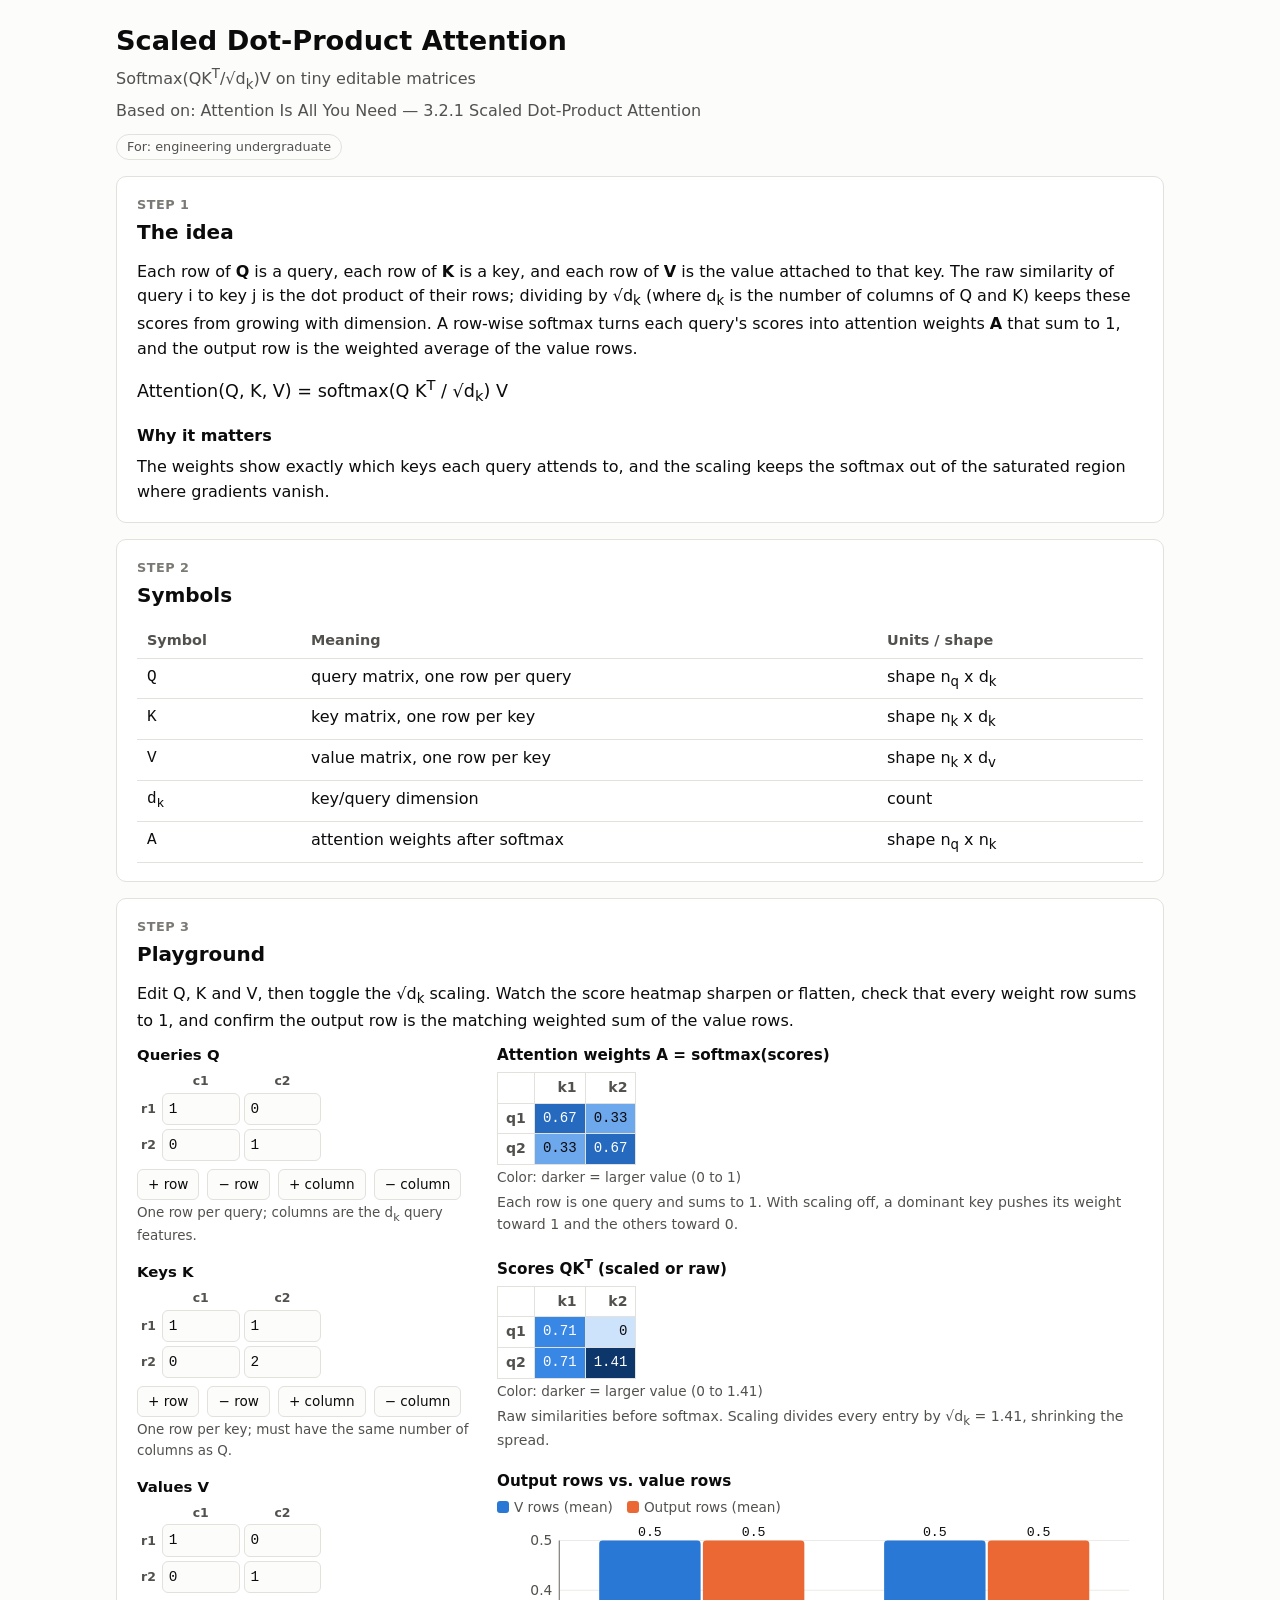
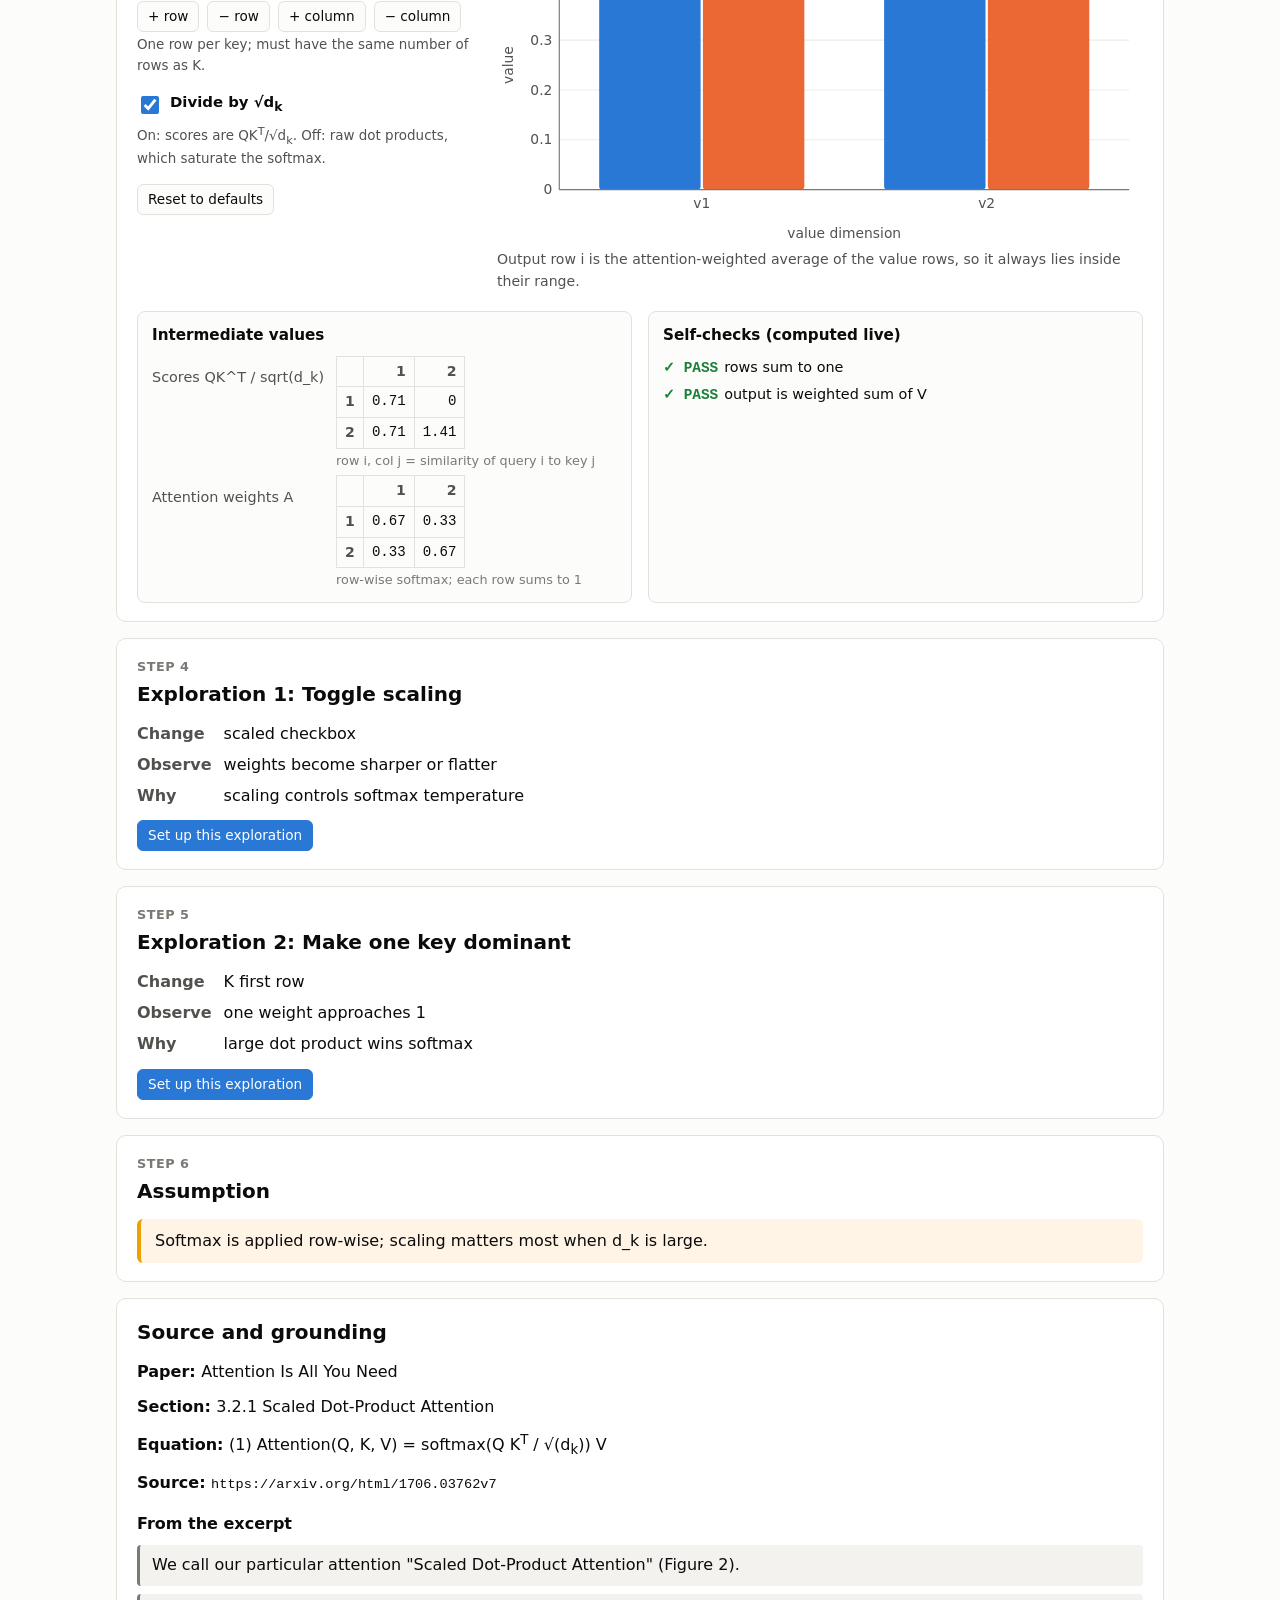
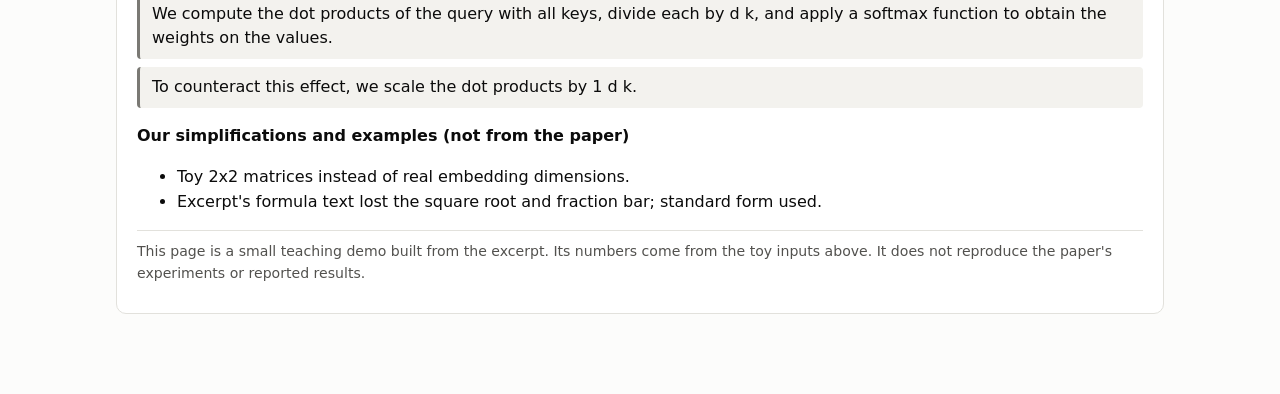
<file: examples/attention/index.html>
<!doctype html>
<html lang="en">
<head>
<meta charset="utf-8">
<meta name="viewport" content="width=device-width, initial-scale=1">
<title>Scaled Dot-Product Attention</title>
<style>
:root {
  color-scheme: light;
  --bg: #fcfcfb;
  --panel: #ffffff;
  --ink: #0b0b0b;
  --ink-2: #52514e;
  --ink-3: #7a7974;
  --line: #e2e1dc;
  --grid: #ecebe7;
  --accent: #2a78d6;
  --accent-ink: #ffffff;
  --s1: #2a78d6; --s2: #eb6834; --s3: #1baf7a; --s4: #eda100;
  --good: #1a7f37; --bad: #c62828; --warn-bg: #fff4e5; --err-bg: #fdecea;
  --quote: #f3f2ee;
  --div-mid: #f0efec;
  --radius: 10px;
  --font: system-ui, -apple-system, "Segoe UI", Roboto, "Helvetica Neue", Arial, sans-serif;
  --mono: ui-monospace, "Cascadia Mono", "Segoe UI Mono", Consolas, Menlo, monospace;
}
@media (prefers-color-scheme: dark) {
  :root:not([data-theme="light"]) {
    color-scheme: dark;
    --bg: #1a1a19; --panel: #232322; --ink: #ffffff; --ink-2: #c3c2b7; --ink-3: #9a998f;
    --line: #3a3a37; --grid: #2e2e2c; --accent: #3987e5; --accent-ink: #ffffff;
    --s1: #3987e5; --s2: #d95926; --s3: #199e70; --s4: #c98500;
    --good: #4cc26a; --bad: #ff7b72; --warn-bg: #3a2e14; --err-bg: #3d1f1d; --quote: #2a2a28; --div-mid: #383835;
  }
}
:root[data-theme="dark"] {
  color-scheme: dark;
  --bg: #1a1a19; --panel: #232322; --ink: #ffffff; --ink-2: #c3c2b7; --ink-3: #9a998f;
  --line: #3a3a37; --grid: #2e2e2c; --accent: #3987e5; --accent-ink: #ffffff;
  --s1: #3987e5; --s2: #d95926; --s3: #199e70; --s4: #c98500;
  --good: #4cc26a; --bad: #ff7b72; --warn-bg: #3a2e14; --err-bg: #3d1f1d; --quote: #2a2a28; --div-mid: #383835;
}
* { box-sizing: border-box; }
html { -webkit-text-size-adjust: 100%; }
body { margin: 0; background: var(--bg); color: var(--ink); font: 16px/1.55 var(--font); }
main { max-width: 1080px; margin: 0 auto; padding: 24px 16px 64px; }
h1 { font-size: 1.7rem; line-height: 1.25; margin: 0 0 6px; }
h2 { font-size: 1.25rem; margin: 0 0 12px; }
h3 { font-size: 1rem; margin: 16px 0 6px; }
p { margin: 0 0 10px; }
code { font-family: var(--mono); font-size: .92em; }
.sub { color: var(--ink-2); margin: 0 0 4px; }
.badge { display: inline-block; font-size: .8rem; color: var(--ink-2); border: 1px solid var(--line); border-radius: 999px; padding: 2px 10px; margin-top: 6px; }
section { background: var(--panel); border: 1px solid var(--line); border-radius: var(--radius); padding: 18px 20px; margin: 16px 0; }
.step { color: var(--ink-3); font-size: .8rem; font-weight: 600; letter-spacing: .04em; text-transform: uppercase; margin-bottom: 2px; }
table { border-collapse: collapse; }
.symbols { width: 100%; }
.symbols th, .symbols td { text-align: left; padding: 6px 10px; border-bottom: 1px solid var(--line); vertical-align: top; }
.symbols th { color: var(--ink-2); font-weight: 600; font-size: .9rem; }
.symbols td:first-child { font-family: var(--mono); white-space: nowrap; }
.play { display: grid; grid-template-columns: minmax(260px, 340px) 1fr; gap: 20px; align-items: start; }
@media (max-width: 820px) { .play { grid-template-columns: 1fr; } }
.controls { display: flex; flex-direction: column; gap: 14px; }
.ctl label, .ctl .lbl { display: block; font-weight: 600; font-size: .93rem; margin-bottom: 4px; }
.ctl .help { color: var(--ink-2); font-size: .84rem; margin-top: 3px; }
.ctl input[type=range] { width: 100%; accent-color: var(--accent); }
.ctl input[type=number], .ctl select { font: inherit; color: var(--ink); background: var(--bg); border: 1px solid var(--line); border-radius: 6px; padding: 4px 6px; }
.ctl input[type=number] { width: 6.2em; font-family: var(--mono); font-size: .9rem; }
.ctl input[aria-invalid=true] { border-color: var(--bad); outline: 1px solid var(--bad); }
.ctl .row { display: flex; align-items: center; gap: 8px; flex-wrap: wrap; }
.ctl .val { font-family: var(--mono); font-size: .9rem; min-width: 4em; }
.ctl input[type=checkbox] { width: 18px; height: 18px; accent-color: var(--accent); vertical-align: middle; }
.grid-in td, .grid-in th { padding: 2px; }
.grid-in th { font-size: .78rem; color: var(--ink-2); font-weight: 600; text-align: center; padding: 0 4px; }
.grid-in input[type=number] { width: 5.4em; }
.btn { font: inherit; font-size: .85rem; cursor: pointer; border: 1px solid var(--line); background: var(--bg); color: var(--ink); border-radius: 6px; padding: 4px 10px; }
.btn:hover { border-color: var(--accent); }
.btn.primary { background: var(--accent); color: var(--accent-ink); border-color: var(--accent); }
.btn:disabled { opacity: .45; cursor: not-allowed; }
:focus-visible { outline: 2px solid var(--accent); outline-offset: 2px; }
.sum { font-family: var(--mono); font-size: .88rem; }
.sum.off { color: var(--bad); font-weight: 600; }
.visuals { display: flex; flex-direction: column; gap: 18px; min-width: 0; }
figure { margin: 0; }
figcaption { color: var(--ink-2); font-size: .88rem; margin-top: 4px; }
.vtitle { font-weight: 600; font-size: .95rem; margin-bottom: 4px; }
svg.chart { width: 100%; height: auto; display: block; overflow: visible; }
svg.chart text { fill: var(--ink-2); font: 12px var(--font); }
svg.chart .ttl { fill: var(--ink); font-weight: 600; }
svg.chart .val { fill: var(--ink); font: 11.5px var(--mono); }
svg.chart .grid { stroke: var(--grid); stroke-width: 1; }
svg.chart .axis { stroke: var(--ink-3); stroke-width: 1; }
.legend { display: flex; gap: 14px; flex-wrap: wrap; font-size: .85rem; color: var(--ink-2); margin: 2px 0 4px; }
.legend i { display: inline-block; width: 12px; height: 12px; border-radius: 3px; margin-right: 5px; vertical-align: -1px; }
.mtable { border-collapse: collapse; font-family: var(--mono); font-size: .88rem; }
.mtable td, .mtable th { border: 1px solid var(--line); padding: 4px 8px; text-align: right; }
.mtable th { color: var(--ink-2); font-weight: 600; font-family: var(--font); }
.scroll { overflow-x: auto; }
.panels { display: grid; grid-template-columns: 1fr 1fr; gap: 16px; margin-top: 18px; }
@media (max-width: 820px) { .panels { grid-template-columns: 1fr; } }
.panel { border: 1px solid var(--line); border-radius: 8px; padding: 12px 14px; background: var(--bg); min-width: 0; }
.panel h3 { margin: 0 0 8px; font-size: .95rem; }
.kv { display: grid; grid-template-columns: auto 1fr; gap: 4px 12px; align-items: baseline; }
.kv .k { color: var(--ink-2); font-size: .9rem; }
.kv .v { font-family: var(--mono); font-size: .9rem; overflow-wrap: anywhere; }
.kv .n { grid-column: 2; color: var(--ink-3); font-size: .8rem; margin-top: -2px; }
.checks { list-style: none; margin: 0; padding: 0; }
.checks li { margin: 4px 0; font-size: .9rem; }
.checks .mark { font-weight: 700; font-family: var(--mono); margin-right: 6px; }
.checks .pass .mark { color: var(--good); }
.checks .fail .mark { color: var(--bad); }
.checks .d { color: var(--ink-2); font-size: .82rem; }
.explore dl { margin: 0; display: grid; grid-template-columns: auto 1fr; gap: 6px 12px; }
.explore dt { font-weight: 600; color: var(--ink-2); }
.explore dd { margin: 0; }
.explore .btn { margin-top: 12px; }
.limit { border-left: 4px solid var(--s4); background: var(--warn-bg); padding: 10px 14px; border-radius: 6px; }
blockquote { margin: 8px 0; padding: 8px 12px; background: var(--quote); border-left: 3px solid var(--ink-3); border-radius: 4px; }
.disclaimer { color: var(--ink-2); font-size: .88rem; border-top: 1px solid var(--line); padding-top: 10px; margin-top: 14px; }
.src { font-family: var(--mono); font-size: .85rem; overflow-wrap: anywhere; }
.error-box { position: sticky; top: 0; z-index: 10; background: var(--err-bg); color: var(--ink); border: 2px solid var(--bad); border-radius: 8px; padding: 10px 14px; margin: 8px auto; max-width: 1080px; }
.error-box b { color: var(--bad); }
.toolbar { display: flex; gap: 8px; flex-wrap: wrap; }
math { font-size: 1.08em; }
@media (prefers-reduced-motion: reduce) { * { transition: none !important; animation: none !important; } }

</style>
</head>
<body>
<div id="error-box" class="error-box" role="alert" hidden></div>
<main id="app" aria-live="off"><noscript><p>This page needs JavaScript to run the interactive parts.</p></noscript></main>
<script type="application/json" id="spec">{"title": "Scaled Dot-Product Attention", "subtitle": "Softmax(QK<sup>T<\/sup>/√d<sub>k<\/sub>)V on tiny editable matrices", "audience": "engineering undergraduate", "decimals": 3, "idea": {"what": "Each row of <b>Q<\/b> is a query, each row of <b>K<\/b> is a key, and each row of <b>V<\/b> is the value attached to that key. The raw similarity of query i to key j is the dot product of their rows; dividing by √d<sub>k<\/sub> (where d<sub>k<\/sub> is the number of columns of Q and K) keeps these scores from growing with dimension. A row-wise softmax turns each query's scores into attention weights <b>A<\/b> that sum to 1, and the output row is the weighted average of the value rows.", "equation": "Attention(Q, K, V) = softmax(Q K<sup>T<\/sup> / √d<sub>k<\/sub>) V", "why": "The weights show exactly which keys each query attends to, and the scaling keeps the softmax out of the saturated region where gradients vanish."}, "playground_intro": "Edit Q, K and V, then toggle the √d<sub>k<\/sub> scaling. Watch the score heatmap sharpen or flatten, check that every weight row sums to 1, and confirm the output row is the matching weighted sum of the value rows.", "symbols": [{"symbol": "Q", "meaning": "query matrix, one row per query", "units": "shape n<sub>q<\/sub> x d<sub>k<\/sub>"}, {"symbol": "K", "meaning": "key matrix, one row per key", "units": "shape n<sub>k<\/sub> x d<sub>k<\/sub>"}, {"symbol": "V", "meaning": "value matrix, one row per key", "units": "shape n<sub>k<\/sub> x d<sub>v<\/sub>"}, {"symbol": "d<sub>k<\/sub>", "meaning": "key/query dimension", "units": "count"}, {"symbol": "A", "meaning": "attention weights after softmax", "units": "shape n<sub>q<\/sub> x n<sub>k<\/sub>"}], "controls": [{"id": "Q", "kind": "matrix", "label": "Queries Q", "default": [[1, 0], [0, 1]], "help": "One row per query; columns are the d<sub>k<\/sub> query features.", "min": -3, "max": 3, "step": 0.5, "min_rows": 1, "max_rows": 4, "min_cols": 1, "max_cols": 4, "share_cols": "dk"}, {"id": "K", "kind": "matrix", "label": "Keys K", "default": [[1, 1], [0, 2]], "help": "One row per key; must have the same number of columns as Q.", "min": -3, "max": 3, "step": 0.5, "min_rows": 1, "max_rows": 4, "min_cols": 1, "max_cols": 4, "share_cols": "dk"}, {"id": "V", "kind": "matrix", "label": "Values V", "default": [[1, 0], [0, 1]], "help": "One row per key; must have the same number of rows as K.", "min": -3, "max": 3, "step": 0.5, "min_rows": 1, "max_rows": 4, "min_cols": 1, "max_cols": 4, "share_rows": "nk"}, {"id": "scaled", "kind": "toggle", "label": "Divide by √d<sub>k<\/sub>", "default": true, "help": "On: scores are QK<sup>T<\/sup>/√d<sub>k<\/sub>. Off: raw dot products, which saturate the softmax."}], "visuals": [{"kind": "heatmap", "title": "Attention weights A = softmax(scores)", "caption": "Each row is one query and sums to 1. With scaling off, a dominant key pushes its weight toward 1 and the others toward 0.", "data": "weights", "row_labels": "query_labels", "col_labels": "key_labels", "decimals": 3}, {"kind": "heatmap", "title": "Scores QK<sup>T<\/sup> (scaled or raw)", "caption": "Raw similarities before softmax. Scaling divides every entry by √d<sub>k<\/sub> = {outputs.sqrt_dk:2}, shrinking the spread.", "data": "scores", "row_labels": "query_labels", "col_labels": "key_labels", "decimals": 2}, {"kind": "bar", "title": "Output rows vs. value rows", "caption": "Output row i is the attention-weighted average of the value rows, so it always lies inside their range.", "labels": "value_labels", "series": [{"name": "V rows (mean)", "data": "v_mean"}, {"name": "Output rows (mean)", "data": "out_mean"}], "x_label": "value dimension", "y_label": "value"}], "explorations": [{"title": "Toggle scaling", "change": "scaled checkbox", "observe": "weights become sharper or flatter", "why": "scaling controls softmax temperature", "preset": {"scaled": false}}, {"title": "Make one key dominant", "change": "K first row", "observe": "one weight approaches 1", "why": "large dot product wins softmax", "preset": {"K": [[3, 0], [0, 1]]}}], "limitation": {"kind": "assumption", "text": "Softmax is applied row-wise; scaling matters most when d_k is large."}, "grounding": {"paper_title": "Attention Is All You Need", "section": "3.2.1 Scaled Dot-Product Attention", "equation": "(1) Attention(Q, K, V) = softmax(Q K<sup>T<\/sup> / √(d<sub>k<\/sub>)) V", "source_url": "https://arxiv.org/html/1706.03762v7", "from_excerpt": ["We call our particular attention \"Scaled Dot-Product Attention\" (Figure 2).", "We compute the dot products of the query with all keys, divide each by d k, and apply a softmax function to obtain the weights on the values.", "To counteract this effect, we scale the dot products by 1 d k."], "our_simplifications": ["Toy 2x2 matrices instead of real embedding dimensions.", "Excerpt's formula text lost the square root and fraction bar; standard form used."]}}</script>
<script>
window.__p2pErrors = [];
window.addEventListener('error', function (e) { window.__p2pErrors.push(String(e.message || e)); });
</script>
<script id="compute-code">
(function () {
function compute(state) {
  const Q = state.Q, K = state.K, V = state.V;
  if (!Q.length || !K.length || !V.length) throw new Error("Q, K and V must each have at least one row.");
  const dk = Q[0].length;
  if (dk === 0) throw new Error("Q and K must have at least one column.");
  for (const row of Q) if (row.length !== dk) throw new Error("All rows of Q must have the same length.");
  for (const row of K) if (row.length !== dk) throw new Error("K must have the same number of columns as Q (d_k = " + dk + ").");
  if (V.length !== K.length) throw new Error("V must have one row per key: K has " + K.length + " rows, V has " + V.length + ".");
  const dv = V[0].length;
  if (dv === 0) throw new Error("V must have at least one column.");
  for (const row of V) if (row.length !== dv) throw new Error("All rows of V must have the same length.");

  const sqrt_dk = Math.sqrt(dk);
  const scale = state.scaled ? 1 / sqrt_dk : 1;

  const scores = Q.map(q => K.map(k => {
    let s = 0;
    for (let i = 0; i < dk; i++) s += q[i] * k[i];
    return s * scale;
  }));

  const weights = scores.map(row => {
    const m = Math.max.apply(null, row);
    const e = row.map(x => Math.exp(x - m));
    let sum = 0;
    for (const x of e) sum += x;
    if (sum === 0) throw new Error("Softmax denominator is zero.");
    return e.map(x => x / sum);
  });

  const output = weights.map(w => {
    const out = new Array(dv).fill(0);
    for (let i = 0; i < w.length; i++) for (let j = 0; j < dv; j++) out[j] += w[i] * V[i][j];
    return out;
  });

  const row_sums = weights.map(w => w.reduce((a, b) => a + b, 0));
  const query_labels = Q.map((_, i) => "q" + (i + 1));
  const key_labels = K.map((_, j) => "k" + (j + 1));
  const value_labels = V[0].map((_, j) => "v" + (j + 1));

  const v_mean = new Array(dv).fill(0);
  for (const row of V) for (let j = 0; j < dv; j++) v_mean[j] += row[j] / V.length;
  const out_mean = new Array(dv).fill(0);
  for (const row of output) for (let j = 0; j < dv; j++) out_mean[j] += row[j] / output.length;

  return {
    outputs: {
      scores: scores,
      weights: weights,
      output: output,
      row_sums: row_sums,
      sqrt_dk: sqrt_dk,
      query_labels: query_labels,
      key_labels: key_labels,
      value_labels: value_labels,
      v_mean: v_mean,
      out_mean: out_mean
    },
    intermediates: [
      { label: "Scores QK^T / sqrt(d_k)", value: scores, note: "row i, col j = similarity of query i to key j" },
      { label: "Attention weights A", value: weights, note: "row-wise softmax; each row sums to 1" }
    ]
  };
}
var __user = compute;
var __inv = [{label: "rows sum to one", fn: function (out, state) { return (out.weights.every(r => Math.abs(r.reduce((a,b)=>a+b,0) - 1) < 1e-9)); }},
  {label: "output is weighted sum of V", fn: function (out, state) { return (out.output.every((row,i) => row.every((x,j) => Math.abs(x - out.weights[i].reduce((s,w,k)=>s+w*state.V[k][j],0)) < 1e-9))); }}];
var __g = typeof window !== 'undefined' ? window : this;
__g.compute = function (state) {
  var r = __user(state) || {};
  var out = r.outputs || {};
  var checks = Array.isArray(r.checks) ? r.checks : [];
  __inv.forEach(function (c) {
    var ok = false, detail = '';
    try { ok = !!c.fn(out, state); } catch (e) { detail = 'could not evaluate: ' + (e && e.message ? e.message : e); }
    checks.push({label: c.label, pass: ok, detail: detail});
  });
  r.checks = checks;
  return r;
};
}).call(this);

</script>
<script>
/* Paper to Playground runtime. Generic: renders any SPEC, runs compute(state). No network, no libraries. */
(function () {
  'use strict';

  // SVG namespace taken from the HTML parser, so the page holds no URL strings at all.
  var SVGNS = (function () { var d = document.createElement('div'); d.innerHTML = '<svg></svg>'; return d.firstChild.namespaceURI; })();
  var SPEC = {};
  var app = document.getElementById('app');
  var errBox = document.getElementById('error-box');
  var state = {};
  var lastResult = null;
  var DEC = 3;
  var PALETTE = ['--s1', '--s2', '--s3', '--s4'];
  var SEQ = ['#cde2fb', '#9ec5f4', '#6da7ec', '#3987e5', '#256abf', '#184f95', '#0d366b'];
  var DIV_NEG = ['#e34948', '#ef8a87', '#f6c3c1'];
  var DIV_POS = ['#cde2fb', '#86b6ef', '#2a78d6'];

  // ---------- small helpers ----------
  function el(tag, attrs, kids) {
    var e = document.createElement(tag);
    setAttrs(e, attrs);
    addKids(e, kids);
    return e;
  }
  function sv(tag, attrs, kids) {
    var e = document.createElementNS(SVGNS, tag);
    setAttrs(e, attrs);
    addKids(e, kids);
    return e;
  }
  function setAttrs(e, attrs) {
    if (!attrs) return;
    Object.keys(attrs).forEach(function (k) {
      var v = attrs[k];
      if (v === null || v === undefined || v === false) return;
      if (k === 'text') e.textContent = String(v);
      else if (k === 'html') e.innerHTML = String(v); // SPEC strings are sanitized in Python before embedding
      else if (k.slice(0, 2) === 'on' && typeof v === 'function') e.addEventListener(k.slice(2), v);
      else e.setAttribute(k, v === true ? '' : String(v));
    });
  }
  function addKids(e, kids) {
    if (kids === null || kids === undefined) return;
    if (!Array.isArray(kids)) kids = [kids];
    kids.forEach(function (k) {
      if (k === null || k === undefined || k === false) return;
      e.appendChild(typeof k === 'string' ? document.createTextNode(k) : k);
    });
  }
  function rich(tag, s, attrs) { var a = attrs || {}; a.html = s || ''; return el(tag, a); }
  function plain(s) { var d = document.createElement('div'); d.innerHTML = String(s === undefined || s === null ? '' : s); return d.textContent; }
  function clone(x) { return x === undefined ? undefined : JSON.parse(JSON.stringify(x)); }
  function num(x, d) { var n = Number(x); return isFinite(n) ? n : d; }
  function cssVar(name) { return getComputedStyle(document.documentElement).getPropertyValue(name).trim() || '#2a78d6'; }
  function arr(x) { return Array.isArray(x) ? x : (x === undefined || x === null ? [] : [x]); }

  function fmtNum(v, dec) {
    if (typeof v !== 'number') v = Number(v);
    if (!isFinite(v)) return 'undefined (see note)';
    var d = dec === undefined ? DEC : dec;
    var a = Math.abs(v);
    if (a !== 0 && a < Math.pow(10, -d)) {  // too small for the fixed decimals: keep 3 significant digits
      var t = a < 1e-4 ? v.toExponential(2) : String(+v.toPrecision(3));
      return t;
    }
    var s = v.toFixed(d);
    if (d > 0) s = s.replace(/\.?0+$/, '');
    if (s === '-0') s = '0';
    return s;
  }
  function fmt(v, dec) {
    if (v === null || v === undefined) return '—';
    if (typeof v === 'boolean') return v ? 'true' : 'false';
    if (typeof v === 'number') return fmtNum(v, dec);
    if (Array.isArray(v)) {
      if (v.length && Array.isArray(v[0])) return '[' + v.map(function (r) { return fmt(r, dec); }).join(', ') + ']';
      return '[' + v.map(function (x) { return fmt(x, dec); }).join(', ') + ']';
    }
    if (typeof v === 'object') return JSON.stringify(v);
    return String(v);
  }

  // Resolve "outputs.key.0", "state.id", or a bare key (outputs first, then state).
  function get(path, ctx) {
    if (typeof path !== 'string') return path;
    var parts = path.split('.');
    var root;
    if (parts[0] === 'outputs' || parts[0] === 'state') { root = ctx[parts[0]]; parts = parts.slice(1); }
    else root = (ctx.outputs && parts[0] in ctx.outputs) ? ctx.outputs : ctx.state;
    var cur = root;
    for (var i = 0; i < parts.length; i++) {
      if (cur === null || cur === undefined) return undefined;
      cur = cur[parts[i]];
    }
    return cur;
  }
  // "{outputs.H:2} bits" -> formatted text. Bare values stay as-is.
  function interp(s, ctx) {
    if (typeof s !== 'string') return s === undefined ? '' : String(s);
    return plain(s).replace(/\{([A-Za-z0-9_.]+)(?::(\d))?\}/g, function (_, p, d) {
      return fmt(get(p, ctx), d === undefined ? undefined : Number(d));
    });
  }
  // Same, but keeps the (already sanitized) HTML of the SPEC string; only the inserted values are escaped.
  function interpHtml(s, ctx) {
    if (typeof s !== 'string') return '';
    return s.replace(/\{([A-Za-z0-9_.]+)(?::(\d))?\}/g, function (_, p, d) {
      var t = document.createElement('span');
      t.textContent = fmt(get(p, ctx), d === undefined ? undefined : Number(d));
      return t.innerHTML;
    });
  }
  // Numeric field that may be a number, "{path}" or "path".
  function nval(v, ctx, dflt) {
    if (typeof v === 'number') return v;
    if (typeof v === 'string') {
      var m = v.match(/^\{?([A-Za-z0-9_.]+)\}?$/);
      if (m) return num(get(m[1], ctx), dflt);
      return num(v, dflt);
    }
    return dflt;
  }
  function dataOf(v, ctx) { return typeof v === 'string' ? get(v, ctx) : v; }

  function showError(title, detail) {
    errBox.hidden = false;
    errBox.innerHTML = '';
    addKids(errBox, [el('b', { text: title }), ' ', el('span', { text: detail || '' })]);
  }
  function clearError() { errBox.hidden = true; errBox.innerHTML = ''; }

  // ---------- state ----------
  function controls() { return arr(SPEC.controls); }
  function findCtl(id) { return controls().filter(function (c) { return c.id === id; })[0]; }
  function defaultsFor(c) {
    if (c.default !== undefined) return clone(c.default);
    switch (c.kind) {
      case 'toggle': return false;
      case 'select': return c.options && c.options.length ? optVal(c.options[0]) : '';
      case 'matrix': return [[0]];
      case 'vector': case 'prob': return [0];
      default: return num(c.min, 0);
    }
  }
  function optVal(o) { return (o && typeof o === 'object') ? o.value : o; }
  function optLabel(o) { return (o && typeof o === 'object') ? (o.label !== undefined ? o.label : o.value) : o; }
  function resetState() {
    state = {};
    controls().forEach(function (c) { state[c.id] = defaultsFor(c); });
  }
  function applyPreset(p) {
    Object.keys(p || {}).forEach(function (k) {
      var c = findCtl(k);
      if (!c) return;
      var v = clone(p[k]);
      // keep shape-linked matrices consistent
      state[k] = v;
      if (c.kind === 'matrix' && Array.isArray(v)) syncShapes(c, v.length, (v[0] || []).length, true);
      if ((c.kind === 'vector' || c.kind === 'prob') && Array.isArray(v)) syncLen(c, v.length, true);
    });
  }

  // ---------- compute ----------
  function runCompute() {
    var fn = window.compute;
    if (typeof fn !== 'function') {
      showError('The calculation code did not load.', (window.__p2pErrors || []).join(' | ') || 'compute(state) is not defined.');
      return null;
    }
    var res;
    try {
      res = fn(clone(state));
    } catch (e) {
      showError('The calculation failed for these inputs:', String(e && e.message ? e.message : e));
      return null;
    }
    if (!res || typeof res !== 'object') { showError('The calculation returned nothing.', ''); return null; }
    res.outputs = res.outputs && typeof res.outputs === 'object' ? res.outputs : {};
    res.intermediates = arr(res.intermediates);
    res.checks = arr(res.checks);
    clearError();
    return res;
  }

  function update() {
    var res = runCompute();
    lastResult = res;
    var ctx = { outputs: res ? res.outputs : {}, state: state };
    renderVisuals(ctx, !!res);
    renderIntermediates(res);
    renderChecks(res);
  }

  // ---------- controls ----------
  var ctlBox, visBox, interBox, checkBox;

  function buildControls() {
    ctlBox.innerHTML = '';
    controls().forEach(function (c) {
      try { ctlBox.appendChild(buildControl(c)); }
      catch (e) { ctlBox.appendChild(el('p', { class: 'help', text: 'Control "' + c.id + '" could not be shown.' })); }
    });
    var reset = el('button', { class: 'btn', type: 'button', text: 'Reset to defaults', onclick: function () { resetState(); buildControls(); update(); } });
    ctlBox.appendChild(el('div', { class: 'toolbar' }, [reset]));
  }

  function wrap(c, inputId, body) {
    var lab = inputId ? el('label', { for: inputId, html: c.label || c.id }) : el('div', { class: 'lbl', html: c.label || c.id });
    var kids = [lab].concat(body);
    if (c.help) kids.push(rich('div', c.help, { class: 'help' }));
    return el('div', { class: 'ctl', 'data-ctl': c.id }, kids);
  }

  function clamp(v, c) {
    if (c.min !== undefined && v < Number(c.min)) v = Number(c.min);
    if (c.max !== undefined && v > Number(c.max)) v = Number(c.max);
    return v;
  }

  function numInput(id, value, c, onval, label) {
    var inp = el('input', { type: 'number', id: id, value: value, step: c.step !== undefined ? c.step : 'any',
      min: c.min, max: c.max, 'aria-label': label || null, inputmode: 'decimal' });
    inp.addEventListener('input', function () {
      var v = parseFloat(inp.value);
      if (inp.value.trim() === '' || !isFinite(v)) { inp.setAttribute('aria-invalid', 'true'); return; }
      inp.removeAttribute('aria-invalid');
      onval(v);
    });
    inp.addEventListener('change', function () {
      var v = parseFloat(inp.value);
      if (!isFinite(v)) return;
      var cv = clamp(v, c);
      if (cv !== v) { inp.value = cv; onval(cv); }
    });
    return inp;
  }

  function buildControl(c) {
    var id = 'ctl-' + c.id;
    var v = state[c.id];
    switch (c.kind) {
      case 'slider': {
        var out = el('span', { class: 'val', text: fmtNum(v, c.decimals) });
        var r = el('input', { type: 'range', id: id, min: num(c.min, 0), max: num(c.max, 1), step: c.step !== undefined ? c.step : 'any', value: v });
        r.addEventListener('input', function () { state[c.id] = Number(r.value); out.textContent = fmtNum(state[c.id], c.decimals); update(); });
        return wrap(c, id, [el('div', { class: 'row' }, [r, out])]);
      }
      case 'number':
        return wrap(c, id, [numInput(id, v, c, function (x) { state[c.id] = x; update(); })]);
      case 'toggle': {
        var cb = el('input', { type: 'checkbox', id: id });
        cb.checked = !!v;
        cb.addEventListener('change', function () { state[c.id] = cb.checked; update(); });
        var lab = el('label', { for: id, html: c.label || c.id });
        var kids = [el('div', { class: 'row' }, [cb, lab])];
        if (c.help) kids.push(rich('div', c.help, { class: 'help' }));
        return el('div', { class: 'ctl', 'data-ctl': c.id }, kids);
      }
      case 'select': {
        var s = el('select', { id: id });
        arr(c.options).forEach(function (o) {
          var opt = el('option', { value: String(optVal(o)), text: plain(optLabel(o)) });
          if (String(optVal(o)) === String(v)) opt.selected = true;
          s.appendChild(opt);
        });
        s.addEventListener('change', function () {
          var o = arr(c.options).filter(function (x) { return String(optVal(x)) === s.value; })[0];
          state[c.id] = o === undefined ? s.value : optVal(o);
          update();
        });
        return wrap(c, id, [s]);
      }
      case 'matrix': return buildMatrix(c);
      case 'vector': case 'prob': return buildVector(c);
      default:
        return wrap(c, null, [el('p', { class: 'help', text: 'Unknown control type: ' + c.kind })]);
    }
  }

  function labelAt(list, i, prefix) {
    var l = arr(list)[i];
    return l !== undefined ? plain(l) : prefix + (i + 1);
  }

  function buildMatrix(c) {
    var m = state[c.id];
    if (!Array.isArray(m) || !m.length) m = state[c.id] = [[0]];
    var rows = m.length, cols = (m[0] || []).length;
    var tbl = el('table', { class: 'grid-in' });
    var head = el('tr', null, [el('th')]);
    for (var j = 0; j < cols; j++) head.appendChild(el('th', { scope: 'col', text: labelAt(c.col_labels, j, 'c') }));
    tbl.appendChild(head);
    for (var i = 0; i < rows; i++) {
      var tr = el('tr', null, [el('th', { scope: 'row', text: labelAt(c.row_labels, i, 'r') })]);
      for (var k = 0; k < cols; k++) {
        (function (i, k) {
          var lbl = plain(c.label || c.id) + ' row ' + labelAt(c.row_labels, i, '') + ' column ' + labelAt(c.col_labels, k, '');
          tr.appendChild(el('td', null, [numInput('ctl-' + c.id + '-' + i + '-' + k, num(m[i][k], 0), c, function (x) { state[c.id][i][k] = x; update(); }, lbl)]));
        })(i, k);
      }
      tbl.appendChild(tr);
    }
    var kids = [el('div', { class: 'scroll' }, [tbl])];
    var tb = [];
    var minR = num(c.min_rows, rows), maxR = num(c.max_rows, rows), minC = num(c.min_cols, cols), maxC = num(c.max_cols, cols);
    if (maxR > minR) {
      tb.push(el('button', { class: 'btn', type: 'button', text: '+ row', disabled: rows >= maxR, onclick: function () { syncShapes(c, rows + 1, cols); rerenderShapes(); } }));
      tb.push(el('button', { class: 'btn', type: 'button', text: '− row', disabled: rows <= minR, onclick: function () { syncShapes(c, rows - 1, cols); rerenderShapes(); } }));
    }
    if (maxC > minC) {
      tb.push(el('button', { class: 'btn', type: 'button', text: '+ column', disabled: cols >= maxC, onclick: function () { syncShapes(c, rows, cols + 1); rerenderShapes(); } }));
      tb.push(el('button', { class: 'btn', type: 'button', text: '− column', disabled: cols <= minC, onclick: function () { syncShapes(c, rows, cols - 1); rerenderShapes(); } }));
    }
    if (tb.length) kids.push(el('div', { class: 'toolbar', style: 'margin-top:6px' }, tb));
    return wrap(c, null, kids);
  }

  function resize2(m, r, k, fill) {
    var out = [];
    for (var i = 0; i < r; i++) {
      var row = [];
      for (var j = 0; j < k; j++) row.push(m[i] && m[i][j] !== undefined ? m[i][j] : fill);
      out.push(row);
    }
    return out;
  }
  function resize1(v, n, fill) {
    var out = [];
    for (var i = 0; i < n; i++) out.push(v[i] !== undefined ? v[i] : fill);
    return out;
  }
  // Matrices that share a row/column group (share_rows / share_cols) keep the same size.
  function syncShapes(c, r, k, skipSelf) {
    var cur = state[c.id] || [[0]];
    var oldR = cur.length, oldC = (cur[0] || []).length;
    if (!skipSelf) state[c.id] = resize2(cur, r, k, num(c.fill, 0));
    controls().forEach(function (o) {
      if (o.id === c.id) return;
      if (o.kind === 'matrix') {
        var m = state[o.id] || [[0]];
        var nr = m.length, nc = (m[0] || []).length;
        if (c.share_rows && o.share_rows === c.share_rows && r !== oldR) nr = r;
        if (c.share_rows && o.share_cols === c.share_rows && r !== oldR) nc = r;
        if (c.share_cols && o.share_cols === c.share_cols && k !== oldC) nc = k;
        if (c.share_cols && o.share_rows === c.share_cols && k !== oldC) nr = k;
        if (nr !== m.length || nc !== (m[0] || []).length) state[o.id] = resize2(m, nr, nc, num(o.fill, 0));
      } else if ((o.kind === 'vector' || o.kind === 'prob') && o.share_len) {
        if (o.share_len === c.share_rows && r !== oldR) state[o.id] = resize1(state[o.id] || [], r, num(o.fill, 0));
        if (o.share_len === c.share_cols && k !== oldC) state[o.id] = resize1(state[o.id] || [], k, num(o.fill, 0));
      }
    });
  }
  function syncLen(c, n, skipSelf) {
    var cur = state[c.id] || [];
    if (!skipSelf) state[c.id] = resize1(cur, n, c.kind === 'prob' ? 0 : num(c.fill, 0));
    if (!c.share_len) return;
    controls().forEach(function (o) {
      if (o.id === c.id) return;
      if ((o.kind === 'vector' || o.kind === 'prob') && o.share_len === c.share_len) state[o.id] = resize1(state[o.id] || [], n, num(o.fill, 0));
      if (o.kind === 'matrix') {
        var m = state[o.id] || [[0]];
        if (o.share_rows === c.share_len) state[o.id] = resize2(m, n, (m[0] || []).length, num(o.fill, 0));
        if (o.share_cols === c.share_len) state[o.id] = resize2(state[o.id], state[o.id].length, n, num(o.fill, 0));
      }
    });
  }
  function rerenderShapes() {
    var active = document.activeElement && document.activeElement.id;
    buildControls();
    update();
    if (active && document.getElementById(active)) document.getElementById(active).focus();
  }

  function buildVector(c) {
    var v = state[c.id];
    if (!Array.isArray(v)) v = state[c.id] = [num(v, 0)];
    var isProb = c.kind === 'prob';
    var cc = isProb ? { min: c.min !== undefined ? c.min : 0, max: c.max !== undefined ? c.max : 1, step: c.step !== undefined ? c.step : 0.01 } : c;
    var tbl = el('table', { class: 'grid-in' });
    var head = el('tr'), body = el('tr');
    v.forEach(function (x, i) {
      var name = labelAt(c.labels, i, isProb ? 'p' : 'x');
      head.appendChild(el('th', { scope: 'col', text: name }));
      body.appendChild(el('td', null, [numInput('ctl-' + c.id + '-' + i, num(x, 0), cc, function (val) {
        state[c.id][i] = val; if (isProb) showSum(); update();
      }, plain(c.label || c.id) + ' ' + name)]));
    });
    tbl.appendChild(head); tbl.appendChild(body);
    var kids = [el('div', { class: 'scroll' }, [tbl])];
    var tb = [];
    var sumEl = null;
    function showSum() {
      if (!sumEl) return;
      var s = state[c.id].reduce(function (a, b) { return a + num(b, 0); }, 0);
      sumEl.textContent = 'Sum = ' + fmtNum(s, 3) + (Math.abs(s - 1) > 1e-9 ? '  (should be 1)' : '');
      sumEl.className = 'sum' + (Math.abs(s - 1) > 1e-9 ? ' off' : '');
    }
    if (isProb) {
      sumEl = el('span', { class: 'sum', 'aria-live': 'polite' });
      tb.push(el('button', { class: 'btn', type: 'button', text: 'Normalize', onclick: function () {
        var s = state[c.id].reduce(function (a, b) { return a + Math.max(0, num(b, 0)); }, 0);
        var n = state[c.id].length;
        state[c.id] = state[c.id].map(function (x) { return s > 0 ? Math.max(0, num(x, 0)) / s : 1 / n; });
        rerenderShapes();
      } }));
    }
    var minL = num(c.min_len, v.length), maxL = num(c.max_len, v.length);
    if (maxL > minL) {
      tb.push(el('button', { class: 'btn', type: 'button', text: '+ entry', disabled: v.length >= maxL, onclick: function () { syncLen(c, v.length + 1); rerenderShapes(); } }));
      tb.push(el('button', { class: 'btn', type: 'button', text: '− entry', disabled: v.length <= minL, onclick: function () { syncLen(c, v.length - 1); rerenderShapes(); } }));
    }
    if (tb.length || sumEl) kids.push(el('div', { class: 'row', style: 'margin-top:6px' }, tb.concat(sumEl ? [sumEl] : [])));
    var w = wrap(c, null, kids);
    showSum();
    return w;
  }

  // ---------- visuals ----------
  function niceTicks(lo, hi, n) {
    if (!isFinite(lo) || !isFinite(hi)) return [0, 1];
    if (lo === hi) { lo -= 1; hi += 1; }
    var span = hi - lo, step = Math.pow(10, Math.floor(Math.log10(span / n)));
    var err = (n * step) / span;
    if (err <= 0.15) step *= 10; else if (err <= 0.35) step *= 5; else if (err <= 0.75) step *= 2;
    var start = Math.floor(lo / step) * step, out = [];
    for (var t = start; t <= hi + step * 0.5; t += step) out.push(Math.abs(t) < step * 1e-9 ? 0 : t);
    return out;
  }
  function tickFmt(t) { var a = Math.abs(t); return a !== 0 && (a < 1e-3 || a >= 1e5) ? t.toExponential(1) : String(+t.toPrecision(6)); }
  function finiteOnly(xs) { return xs.filter(function (x) { return typeof x === 'number' && isFinite(x); }); }

  function legend(series) {
    if (series.length < 2) return null;
    return el('div', { class: 'legend' }, series.map(function (s, i) {
      return el('span', null, [el('i', { style: 'background:' + cssVar(PALETTE[i % PALETTE.length]) }), plain(s.name || ('series ' + (i + 1)))]);
    }));
  }

  function axesFrame(g, W, H, M, yt, ys, xlab, ylab) {
    yt.forEach(function (t) {
      var y = ys(t);
      g.appendChild(sv('line', { class: 'grid', x1: M.l, x2: W - M.r, y1: y, y2: y }));
      g.appendChild(sv('text', { x: M.l - 6, y: y + 4, 'text-anchor': 'end', text: tickFmt(t) }));
    });
    g.appendChild(sv('line', { class: 'axis', x1: M.l, x2: M.l, y1: M.t, y2: H - M.b }));
    if (ylab) g.appendChild(sv('text', { x: 14, y: M.t + (H - M.t - M.b) / 2, 'text-anchor': 'middle', transform: 'rotate(-90 14 ' + (M.t + (H - M.t - M.b) / 2) + ')', text: plain(ylab) }));
    if (xlab) g.appendChild(sv('text', { x: M.l + (W - M.l - M.r) / 2, y: H - 6, 'text-anchor': 'middle', text: plain(xlab) }));
  }

  function seriesList(v, ctx) {
    if (Array.isArray(v.series) && v.series.length) {
      return v.series.map(function (s) { return { name: s.name, data: arr(dataOf(s.data, ctx)).map(Number) }; });
    }
    return [{ name: v.name || '', data: arr(dataOf(v.data, ctx)).map(Number) }];
  }

  function drawBar(v, ctx) {
    var series = seriesList(v, ctx);
    var n = Math.max.apply(null, series.map(function (s) { return s.data.length; }).concat([0]));
    var labels = arr(dataOf(v.labels, ctx));
    var W = 560, H = num(v.height, 280), M = { l: 54, r: 12, t: 16, b: v.x_label ? 48 : 34 };
    var all = finiteOnly([].concat.apply([], series.map(function (s) { return s.data; })));
    var lo = Math.min(0, v.y_min !== undefined ? Number(v.y_min) : Math.min.apply(null, all.concat([0])));
    var hi = Math.max(0, v.y_max !== undefined ? Number(v.y_max) : Math.max.apply(null, all.concat([0])));
    if (hi === lo) hi = lo + 1;
    var yt = niceTicks(lo, hi, 5); lo = Math.min(lo, yt[0]); hi = Math.max(hi, yt[yt.length - 1]);
    var ys = function (y) { return M.t + (H - M.t - M.b) * (1 - (y - lo) / (hi - lo)); };
    var svg = sv('svg', { class: 'chart', viewBox: '0 0 ' + W + ' ' + H, role: 'img', 'aria-label': plain(v.title || 'bar chart') });
    axesFrame(svg, W, H, M, yt, ys, v.x_label, v.y_label);
    var bandW = (W - M.l - M.r) / Math.max(n, 1), gap = 2;
    var bw = Math.max(2, (bandW * 0.72 - gap * (series.length - 1)) / series.length);
    var showVals = v.value_labels !== undefined ? !!v.value_labels : n * series.length <= 10;
    var hl = v.highlight !== undefined ? nval(v.highlight, ctx, -1) : -1;
    for (var i = 0; i < n; i++) {
      var x0 = M.l + i * bandW + bandW * 0.14;
      series.forEach(function (s, si) {
        var val = s.data[i];
        var x = x0 + si * (bw + gap);
        var color = cssVar(PALETTE[si % PALETTE.length]);
        if (typeof val !== 'number' || !isFinite(val)) {
          svg.appendChild(sv('text', { x: x + bw / 2, y: ys(0) - 4, 'text-anchor': 'middle', class: 'val', text: 'n/a' }));
          return;
        }
        var y1 = ys(Math.max(0, val)), y2 = ys(Math.min(0, val));
        var rect = sv('rect', { x: x, y: y1, width: bw, height: Math.max(1, y2 - y1), rx: 3, fill: color, opacity: hl >= 0 && hl !== i ? 0.45 : 1 });
        rect.appendChild(sv('title', { text: (labels[i] !== undefined ? plain(labels[i]) + ': ' : '') + (s.name ? plain(s.name) + ' ' : '') + fmtNum(val, v.decimals) }));
        svg.appendChild(rect);
        if (showVals) svg.appendChild(sv('text', { class: 'val', x: x + bw / 2, y: val >= 0 ? y1 - 4 : y2 + 13, 'text-anchor': 'middle', text: fmtNum(val, v.decimals !== undefined ? v.decimals : 2) }));
      });
      svg.appendChild(sv('text', { x: M.l + i * bandW + bandW / 2, y: H - M.b + 16, 'text-anchor': 'middle', text: labels[i] !== undefined ? plain(labels[i]) : String(i + 1) }));
    }
    svg.appendChild(sv('line', { class: 'axis', x1: M.l, x2: W - M.r, y1: ys(0), y2: ys(0) }));
    return [legend(series), svg];
  }

  function drawLine(v, ctx) {
    var series = seriesList(v, ctx);
    var n = Math.max.apply(null, series.map(function (s) { return s.data.length; }).concat([0]));
    var xs = arr(dataOf(v.x, ctx)).map(Number);
    if (xs.length < n) { xs = []; for (var q = 0; q < n; q++) xs.push(q); }
    var W = 560, H = num(v.height, 280), M = { l: 54, r: 14, t: 16, b: v.x_label ? 48 : 34 };
    var pts = arr(v.points).map(function (p) { return { x: nval(p.x, ctx, NaN), y: nval(p.y, ctx, NaN), label: p.label }; });
    var vls = arr(v.vlines).map(function (p) { return { x: nval(p.x, ctx, NaN), label: p.label }; });
    var ally = finiteOnly([].concat.apply([], series.map(function (s) { return s.data; })).concat(pts.map(function (p) { return p.y; })));
    var allx = finiteOnly(xs.concat(pts.map(function (p) { return p.x; })).concat(vls.map(function (p) { return p.x; })));
    var ylo = v.y_min !== undefined ? Number(v.y_min) : Math.min.apply(null, ally.concat([0]));
    var yhi = v.y_max !== undefined ? Number(v.y_max) : Math.max.apply(null, ally.concat([1]));
    var xlo = v.x_min !== undefined ? Number(v.x_min) : Math.min.apply(null, allx.concat([0]));
    var xhi = v.x_max !== undefined ? Number(v.x_max) : Math.max.apply(null, allx.concat([1]));
    if (xhi === xlo) xhi = xlo + 1;
    var yt = niceTicks(ylo, yhi, 5); ylo = Math.min(ylo, yt[0]); yhi = Math.max(yhi, yt[yt.length - 1]);
    if (yhi === ylo) yhi = ylo + 1;
    var xt = niceTicks(xlo, xhi, 6);
    var X = function (x) { return M.l + (W - M.l - M.r) * (x - xlo) / (xhi - xlo); };
    var Y = function (y) { return M.t + (H - M.t - M.b) * (1 - (y - ylo) / (yhi - ylo)); };
    var svg = sv('svg', { class: 'chart', viewBox: '0 0 ' + W + ' ' + H, role: 'img', 'aria-label': plain(v.title || 'line chart') });
    axesFrame(svg, W, H, M, yt, Y, v.x_label, v.y_label);
    xt.forEach(function (t) { if (t >= xlo - 1e-12 && t <= xhi + 1e-12) svg.appendChild(sv('text', { x: X(t), y: H - M.b + 16, 'text-anchor': 'middle', text: tickFmt(t) })); });
    svg.appendChild(sv('line', { class: 'axis', x1: M.l, x2: W - M.r, y1: H - M.b, y2: H - M.b }));
    if (ylo < 0 && yhi > 0) svg.appendChild(sv('line', { class: 'axis', x1: M.l, x2: W - M.r, y1: Y(0), y2: Y(0), 'stroke-dasharray': '3 3' }));
    vls.forEach(function (p) {
      if (!isFinite(p.x)) return;
      svg.appendChild(sv('line', { x1: X(p.x), x2: X(p.x), y1: M.t, y2: H - M.b, stroke: cssVar('--ink-3'), 'stroke-dasharray': '4 3' }));
      if (p.label) svg.appendChild(sv('text', { x: X(p.x) + 4, y: M.t + 10, text: interp(p.label, ctx) }));
    });
    series.forEach(function (s, si) {
      var d = '', pen = false;
      for (var i = 0; i < s.data.length; i++) {
        var y = s.data[i];
        if (typeof y !== 'number' || !isFinite(y) || !isFinite(xs[i])) { pen = false; continue; }
        d += (pen ? 'L' : 'M') + X(xs[i]).toFixed(1) + ' ' + Y(y).toFixed(1) + ' ';
        pen = true;
      }
      var color = cssVar(PALETTE[si % PALETTE.length]);
      svg.appendChild(sv('path', { d: d, fill: 'none', stroke: color, 'stroke-width': 2, 'stroke-linejoin': 'round' }));
      if (s.data.length <= 25) s.data.forEach(function (y, i) {
        if (!isFinite(y) || !isFinite(xs[i])) return;
        var c = sv('circle', { cx: X(xs[i]), cy: Y(y), r: 4, fill: color, stroke: cssVar('--panel'), 'stroke-width': 2 });
        c.appendChild(sv('title', { text: (s.name ? plain(s.name) + ': ' : '') + '(' + fmtNum(xs[i]) + ', ' + fmtNum(y) + ')' }));
        svg.appendChild(c);
      });
    });
    pts.forEach(function (p) {
      if (!isFinite(p.x) || !isFinite(p.y)) return;
      var c = sv('circle', { cx: X(p.x), cy: Y(p.y), r: 6, fill: cssVar('--s2'), stroke: cssVar('--panel'), 'stroke-width': 2 });
      c.appendChild(sv('title', { text: '(' + fmtNum(p.x) + ', ' + fmtNum(p.y) + ')' }));
      svg.appendChild(c);
      if (p.label) svg.appendChild(sv('text', { class: 'val', x: X(p.x) + 9, y: Y(p.y) - 8, text: interp(p.label, ctx) }));
    });
    return [legend(series), svg];
  }

  function cellColor(val, lo, hi) {
    if (!isFinite(val)) return { bg: cssVar('--grid'), fg: cssVar('--ink') };
    var c, t;
    if (lo < 0 && hi > 0) {
      var m = Math.max(-lo, hi);
      t = Math.min(1, Math.abs(val) / m);
      if (t < 0.12) return { bg: cssVar('--div-mid'), fg: cssVar('--ink') };
      var ramp = val < 0 ? DIV_NEG : DIV_POS;
      c = val < 0 ? ramp[Math.min(2, Math.floor((1 - t) * 3))] : ramp[Math.min(2, Math.floor(t * 3))];
      return { bg: c, fg: t > 0.66 ? '#ffffff' : '#0b0b0b' };
    }
    t = hi === lo ? 0.5 : (val - lo) / (hi - lo);
    var idx = Math.max(0, Math.min(SEQ.length - 1, Math.round(t * (SEQ.length - 1))));
    return { bg: SEQ[idx], fg: idx >= 3 ? '#ffffff' : '#0b0b0b' };
  }

  function drawHeatmap(v, ctx, colored) {
    var m = dataOf(v.data, ctx);
    if (!Array.isArray(m)) m = [];
    if (m.length && !Array.isArray(m[0])) m = [m];
    var rl = arr(dataOf(v.row_labels, ctx)), cl = arr(dataOf(v.col_labels, ctx));
    var vals = finiteOnly([].concat.apply([], m.map(function (r) { return arr(r).map(Number); })));
    var lo = v.min !== undefined ? Number(v.min) : Math.min.apply(null, vals.concat([0]));
    var hi = v.max !== undefined ? Number(v.max) : Math.max.apply(null, vals.concat([1]));
    var tbl = el('table', { class: 'mtable' });
    var cols = Math.max.apply(null, m.map(function (r) { return arr(r).length; }).concat([0]));
    var head = el('tr', null, [el('th', { text: v.corner ? plain(v.corner) : '' })]);
    for (var j = 0; j < cols; j++) head.appendChild(el('th', { scope: 'col', text: cl[j] !== undefined ? plain(cl[j]) : String(j + 1) }));
    tbl.appendChild(head);
    m.forEach(function (r, i) {
      var tr = el('tr', null, [el('th', { scope: 'row', text: rl[i] !== undefined ? plain(rl[i]) : String(i + 1) })]);
      arr(r).forEach(function (x) {
        var val = Number(x);
        var td = el('td', { text: fmtNum(val, v.decimals !== undefined ? v.decimals : 2) });
        if (colored) { var cc = cellColor(val, lo, hi); td.style.background = cc.bg; td.style.color = cc.fg; }
        tr.appendChild(td);
      });
      tbl.appendChild(tr);
    });
    var kids = [el('div', { class: 'scroll' }, [tbl])];
    if (colored) kids.push(el('div', { class: 'legend' }, [el('span', { text: (lo < 0 && hi > 0) ? 'Color: red = negative, gray ≈ 0, blue = positive' : 'Color: darker = larger value (' + fmtNum(lo, 2) + ' to ' + fmtNum(hi, 2) + ')' })]));
    return kids;
  }

  var TONES = { accent: '--s1', accent2: '--s2', accent3: '--s3', accent4: '--s4', muted: '--ink-3', ink: '--ink', good: '--good', bad: '--bad' };
  function drawSvg(v, ctx) {
    var W = num(v.width, 560), H = num(v.height, 260);
    var svg = sv('svg', { class: 'chart', viewBox: '0 0 ' + W + ' ' + H, role: 'img', 'aria-label': plain(v.title || 'diagram') });
    var defs = sv('defs');
    var mk = sv('marker', { id: 'arrowhead-' + Math.random().toString(36).slice(2, 8), viewBox: '0 0 10 10', refX: 9, refY: 5, markerWidth: 7, markerHeight: 7, orient: 'auto-start-reverse' });
    mk.appendChild(sv('path', { d: 'M0 0 L10 5 L0 10 z', fill: cssVar('--ink-2') }));
    defs.appendChild(mk); svg.appendChild(defs);
    var items = arr(v.items).concat(arr(dataOf(v.items_from, ctx)));
    items.forEach(function (it) {
      if (!it || typeof it !== 'object') return;
      var tone = cssVar(TONES[it.tone] || '--s1');
      var g = sv('g');
      var x = nval(it.x, ctx, 0), y = nval(it.y, ctx, 0);
      var label = it.text !== undefined ? interp(it.text, ctx) : '';
      switch (it.type) {
        case 'box': {
          var w = Math.max(0, nval(it.w, ctx, 80)), h = Math.max(0, nval(it.h, ctx, 36));
          g.appendChild(sv('rect', { x: x, y: y, width: w, height: h, rx: 6, fill: it.fill === false ? 'none' : tone, 'fill-opacity': it.fill === false ? 0 : num(it.opacity, 0.18), stroke: tone, 'stroke-width': 1.5 }));
          if (label) g.appendChild(sv('text', { class: 'val', x: x + w / 2, y: y + h / 2 + 4, 'text-anchor': 'middle', text: label }));
          break;
        }
        case 'circle': {
          var r = Math.max(0, nval(it.r, ctx, 16));
          g.appendChild(sv('circle', { cx: x, cy: y, r: r, fill: tone, 'fill-opacity': num(it.opacity, 0.25), stroke: tone, 'stroke-width': 1.5 }));
          if (label) g.appendChild(sv('text', { class: 'val', x: x, y: y + 4, 'text-anchor': 'middle', text: label }));
          break;
        }
        case 'arrow': case 'line': {
          var x2 = nval(it.x2, ctx, x), y2 = nval(it.y2, ctx, y);
          var sw = Math.max(0.5, Math.min(12, nval(it.width, ctx, 1.5)));
          var ln = sv('line', { x1: x, y1: y, x2: x2, y2: y2, stroke: it.tone ? tone : cssVar('--ink-2'), 'stroke-width': sw });
          if (it.type === 'arrow') ln.setAttribute('marker-end', 'url(#' + mk.id + ')');
          g.appendChild(ln);
          if (label) g.appendChild(sv('text', { class: 'val', x: (x + x2) / 2, y: (y + y2) / 2 - 6, 'text-anchor': 'middle', text: label }));
          break;
        }
        case 'text':
          g.appendChild(sv('text', { class: it.bold ? 'ttl' : 'val', x: x, y: y, 'text-anchor': it.anchor || 'start', 'font-size': it.size || null, text: label }));
          break;
        default: return;
      }
      if (it.tip) g.appendChild(sv('title', { text: interp(it.tip, ctx) }));
      svg.appendChild(g);
    });
    return [svg];
  }

  function renderVisuals(ctx, ok) {
    visBox.innerHTML = '';
    arr(SPEC.visuals).forEach(function (v, i) {
      var kids = [];
      try {
        if (!ok) kids = [el('p', { class: 'help', text: 'The chart will appear when the calculation succeeds.' })];
        else if (v.kind === 'bar') kids = drawBar(v, ctx);
        else if (v.kind === 'line') kids = drawLine(v, ctx);
        else if (v.kind === 'heatmap') kids = drawHeatmap(v, ctx, true);
        else if (v.kind === 'matrix') kids = drawHeatmap(v, ctx, false);
        else if (v.kind === 'svg') kids = drawSvg(v, ctx);
        else kids = [el('p', { class: 'help', text: 'Unknown visual type: ' + v.kind })];
      } catch (e) {
        kids = [el('p', { class: 'help', text: 'This visual could not be drawn: ' + (e && e.message ? e.message : e) })];
      }
      var fig = el('figure', { id: 'visual-' + (i + 1) }, [v.title ? el('div', { class: 'vtitle', html: interpHtml(v.title, ctx) }) : null].concat(kids));
      if (v.caption) fig.appendChild(el('figcaption', { html: interpHtml(v.caption, ctx) }));
      visBox.appendChild(fig);
    });
  }

  function renderValue(v, dec) {
    if (Array.isArray(v) && v.length && Array.isArray(v[0])) return drawHeatmap({ data: v, decimals: dec }, { outputs: {}, state: {} }, false)[0];
    return el('span', { text: fmt(v, dec) });
  }

  function renderIntermediates(res) {
    interBox.innerHTML = '';
    var list = res ? res.intermediates : [];
    if (!list.length) { interBox.appendChild(el('p', { class: 'help', text: res ? 'No intermediate values.' : '—' })); return; }
    var kv = el('div', { class: 'kv' });
    list.forEach(function (it) {
      if (!it || typeof it !== 'object') return;
      kv.appendChild(el('div', { class: 'k', text: plain(it.label) }));
      kv.appendChild(el('div', { class: 'v' }, [renderValue(it.value, it.decimals)]));
      if (it.note) kv.appendChild(el('div', { class: 'n', text: plain(it.note) }));
    });
    interBox.appendChild(kv);
  }

  function renderChecks(res) {
    checkBox.innerHTML = '';
    var list = res ? res.checks : [];
    if (!list.length) { checkBox.appendChild(el('p', { class: 'help', text: res ? 'No self-checks.' : '—' })); return; }
    var ul = el('ul', { class: 'checks' });
    list.forEach(function (c) {
      if (!c || typeof c !== 'object') return;
      var ok = !!c.pass;
      ul.appendChild(el('li', { class: ok ? 'pass' : 'fail' }, [
        el('span', { class: 'mark', text: ok ? '✓ PASS' : '✗ FAIL' }), plain(c.label),
        c.detail !== undefined && c.detail !== '' ? el('div', { class: 'd', text: plain(c.detail) }) : null
      ]));
    });
    checkBox.appendChild(ul);
  }

  // ---------- page ----------
  function section(id, step, title, kids) {
    return el('section', { id: id, 'aria-labelledby': id + '-h' }, [step ? el('div', { class: 'step', text: step }) : null, el('h2', { id: id + '-h', text: title })].concat(kids));
  }

  function build() {
    app.innerHTML = '';
    var g = SPEC.grounding || {};
    var header = el('header', null, [
      el('h1', { html: SPEC.title || 'Interactive explanation' }),
      SPEC.subtitle ? rich('p', SPEC.subtitle, { class: 'sub' }) : null,
      g.paper_title ? el('p', { class: 'sub' }, [el('span', { text: 'Based on: ' }), rich('span', g.paper_title), g.section ? el('span', { html: ' — ' + g.section }) : null]) : null,
      SPEC.audience ? el('span', { class: 'badge', html: 'For: ' + SPEC.audience }) : null
    ]);
    app.appendChild(header);

    var idea = SPEC.idea || {};
    app.appendChild(section('idea', 'Step 1', 'The idea', [
      rich('div', idea.what),
      idea.equation ? rich('p', idea.equation, { class: 'eq', style: 'font-size:1.1em;margin:12px 0' }) : null,
      idea.why ? el('h3', { text: 'Why it matters' }) : null,
      idea.why ? rich('div', idea.why) : null
    ]));

    var symRows = arr(SPEC.symbols).map(function (s) {
      return el('tr', null, [rich('td', s.symbol), rich('td', s.meaning), rich('td', s.units || '—')]);
    });
    app.appendChild(section('symbols', 'Step 2', 'Symbols', [
      symRows.length ? el('div', { class: 'scroll' }, [el('table', { class: 'symbols' }, [
        el('thead', null, [el('tr', null, [el('th', { scope: 'col', text: 'Symbol' }), el('th', { scope: 'col', text: 'Meaning' }), el('th', { scope: 'col', text: 'Units / shape' })])]),
        el('tbody', null, symRows)])]) : el('p', { class: 'help', text: 'No symbols listed.' })
    ]));

    ctlBox = el('div', { class: 'controls', role: 'group', 'aria-label': 'Controls' });
    visBox = el('div', { class: 'visuals' });
    interBox = el('div');
    checkBox = el('div', { 'aria-live': 'polite' });
    app.appendChild(section('playground', 'Step 3', 'Playground', [
      SPEC.playground_intro ? rich('p', SPEC.playground_intro) : null,
      el('div', { class: 'play' }, [ctlBox, visBox]),
      el('div', { class: 'panels' }, [
        el('div', { class: 'panel', id: 'intermediates' }, [el('h3', { text: 'Intermediate values' }), interBox]),
        el('div', { class: 'panel', id: 'self-checks' }, [el('h3', { text: 'Self-checks (computed live)' }), checkBox])
      ])
    ]));

    arr(SPEC.explorations).slice(0, 2).forEach(function (x, i) {
      var kids = [el('dl', null, [
        el('dt', { text: 'Change' }), rich('dd', x.change),
        el('dt', { text: 'Observe' }), rich('dd', x.observe),
        el('dt', { text: 'Why' }), rich('dd', x.why)
      ])];
      if (x.preset && typeof x.preset === 'object' && Object.keys(x.preset).length) {
        kids.push(el('button', { class: 'btn primary', type: 'button', text: 'Set up this exploration', onclick: function () {
          applyPreset(x.preset); buildControls(); update();
          var pg = document.getElementById('playground'); if (pg && pg.scrollIntoView) pg.scrollIntoView({ block: 'start' });
        } }));
      }
      app.appendChild(section('explore-' + (i + 1), 'Step ' + (4 + i), 'Exploration ' + (i + 1) + (x.title ? ': ' + plain(x.title) : ''), [el('div', { class: 'explore' }, kids)]));
    });

    var lim = SPEC.limitation || {};
    var kindName = { limitation: 'Limitation', assumption: 'Assumption', misconception: 'Common misunderstanding' }[lim.kind] || 'Limitation';
    app.appendChild(section('limitation', 'Step 6', kindName, [rich('div', lim.text, { class: 'limit' })]));

    var quotes = arr(g.from_excerpt).map(function (q) { return rich('blockquote', q); });
    var ours = arr(g.our_simplifications).map(function (q) { return rich('li', q); });
    app.appendChild(section('grounding', null, 'Source and grounding', [
      el('p', null, [el('b', { text: 'Paper: ' }), rich('span', g.paper_title || 'not stated')]),
      g.section ? el('p', null, [el('b', { text: 'Section: ' }), rich('span', g.section)]) : null,
      g.equation ? el('p', null, [el('b', { text: 'Equation: ' }), rich('span', g.equation)]) : null,
      g.source_url ? el('p', null, [el('b', { text: 'Source: ' }), el('span', { class: 'src', text: plain(g.source_url) })]) : null,
      el('h3', { text: 'From the excerpt' }),
      quotes.length ? el('div', null, quotes) : el('p', { class: 'help', text: 'No direct quotes available.' }),
      el('h3', { text: 'Our simplifications and examples (not from the paper)' }),
      ours.length ? el('ul', null, ours) : el('p', { class: 'help', text: 'None listed.' }),
      el('p', { class: 'disclaimer', text: 'This page is a small teaching demo built from the excerpt. Its numbers come from the toy inputs above. It does not reproduce the paper\'s experiments or reported results.' })
    ]));

    buildControls();
    update();
  }

  try {
    SPEC = JSON.parse(document.getElementById('spec').textContent || '{}');
    DEC = SPEC.decimals !== undefined ? num(SPEC.decimals, 3) : 3;
    resetState();
    build();
  } catch (e) {
    showError('The page could not be built.', String(e && e.message ? e.message : e));
  }

  // test hook (read-only): lets local smoke tests inspect the state
  window.__p2p = { getState: function () { return clone(state); }, getResult: function () { return clone(lastResult); } };
})();

</script>
</body>
</html>
</file>
